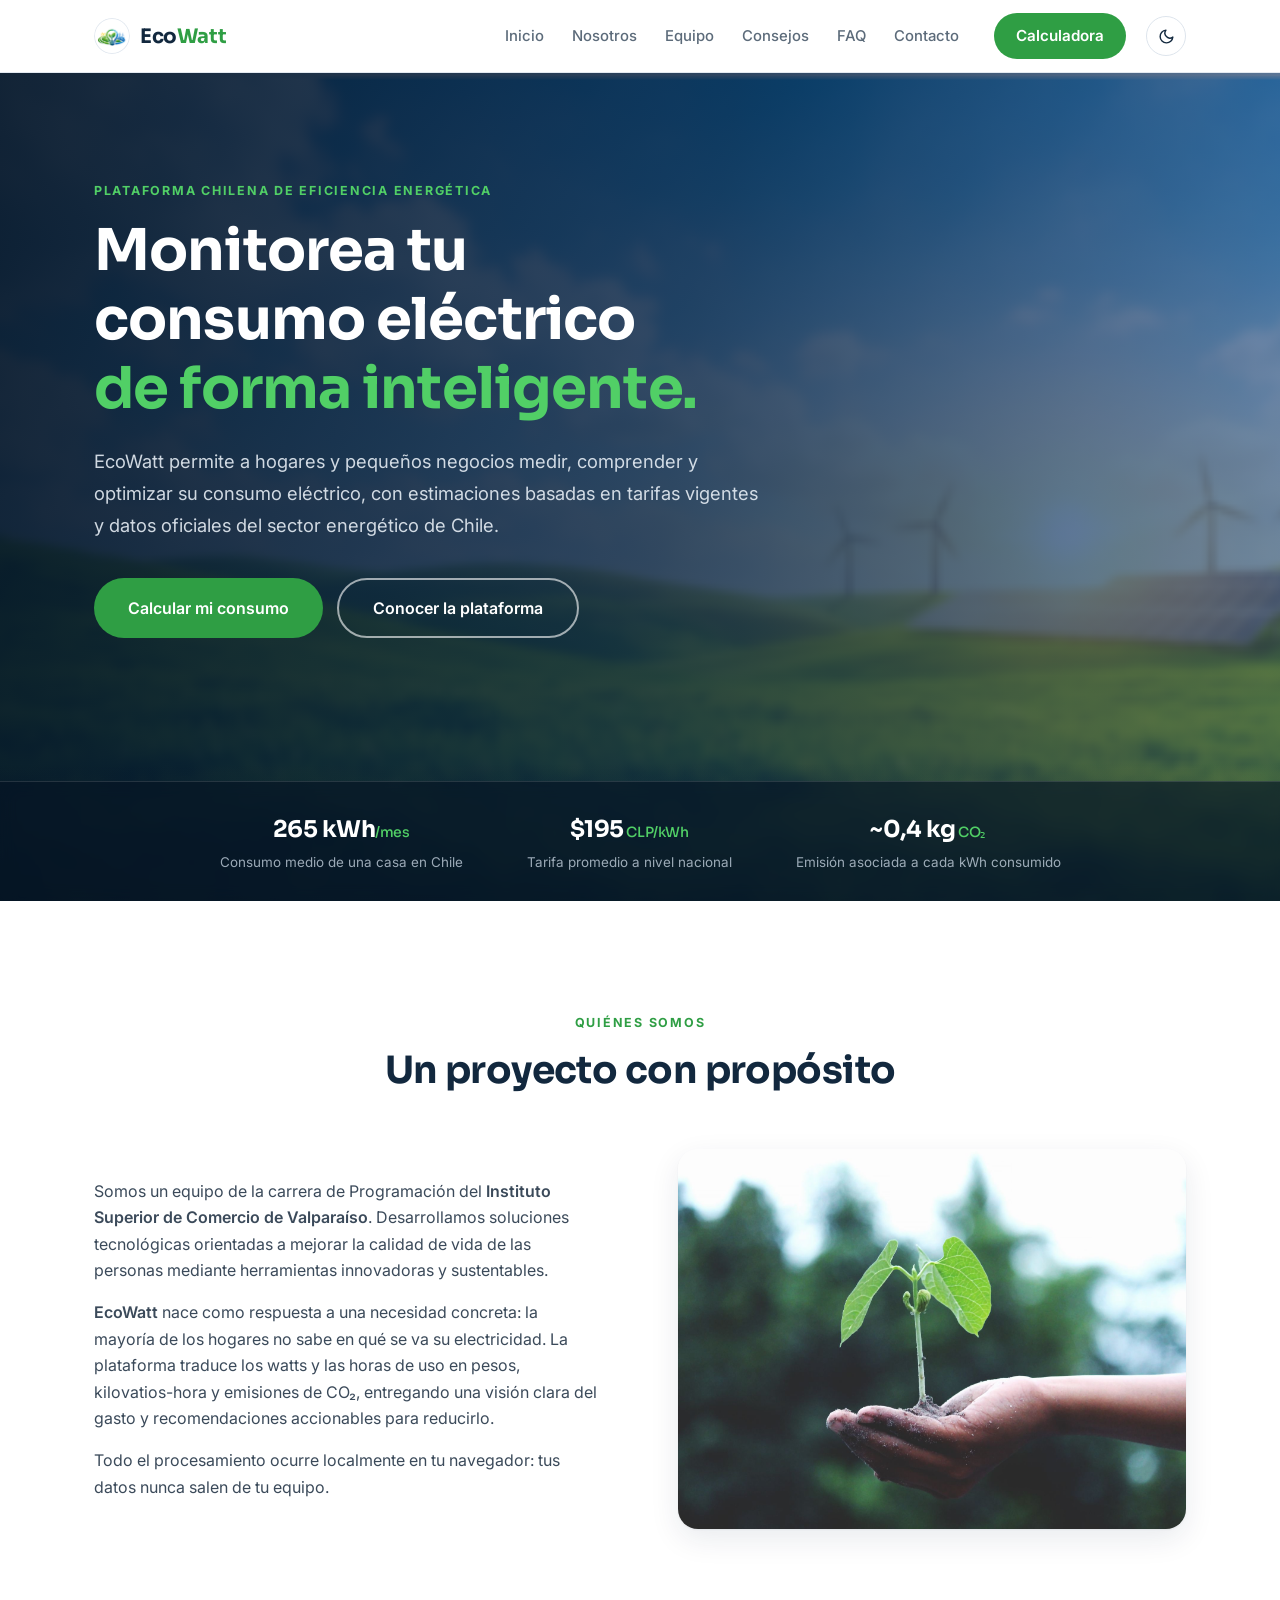
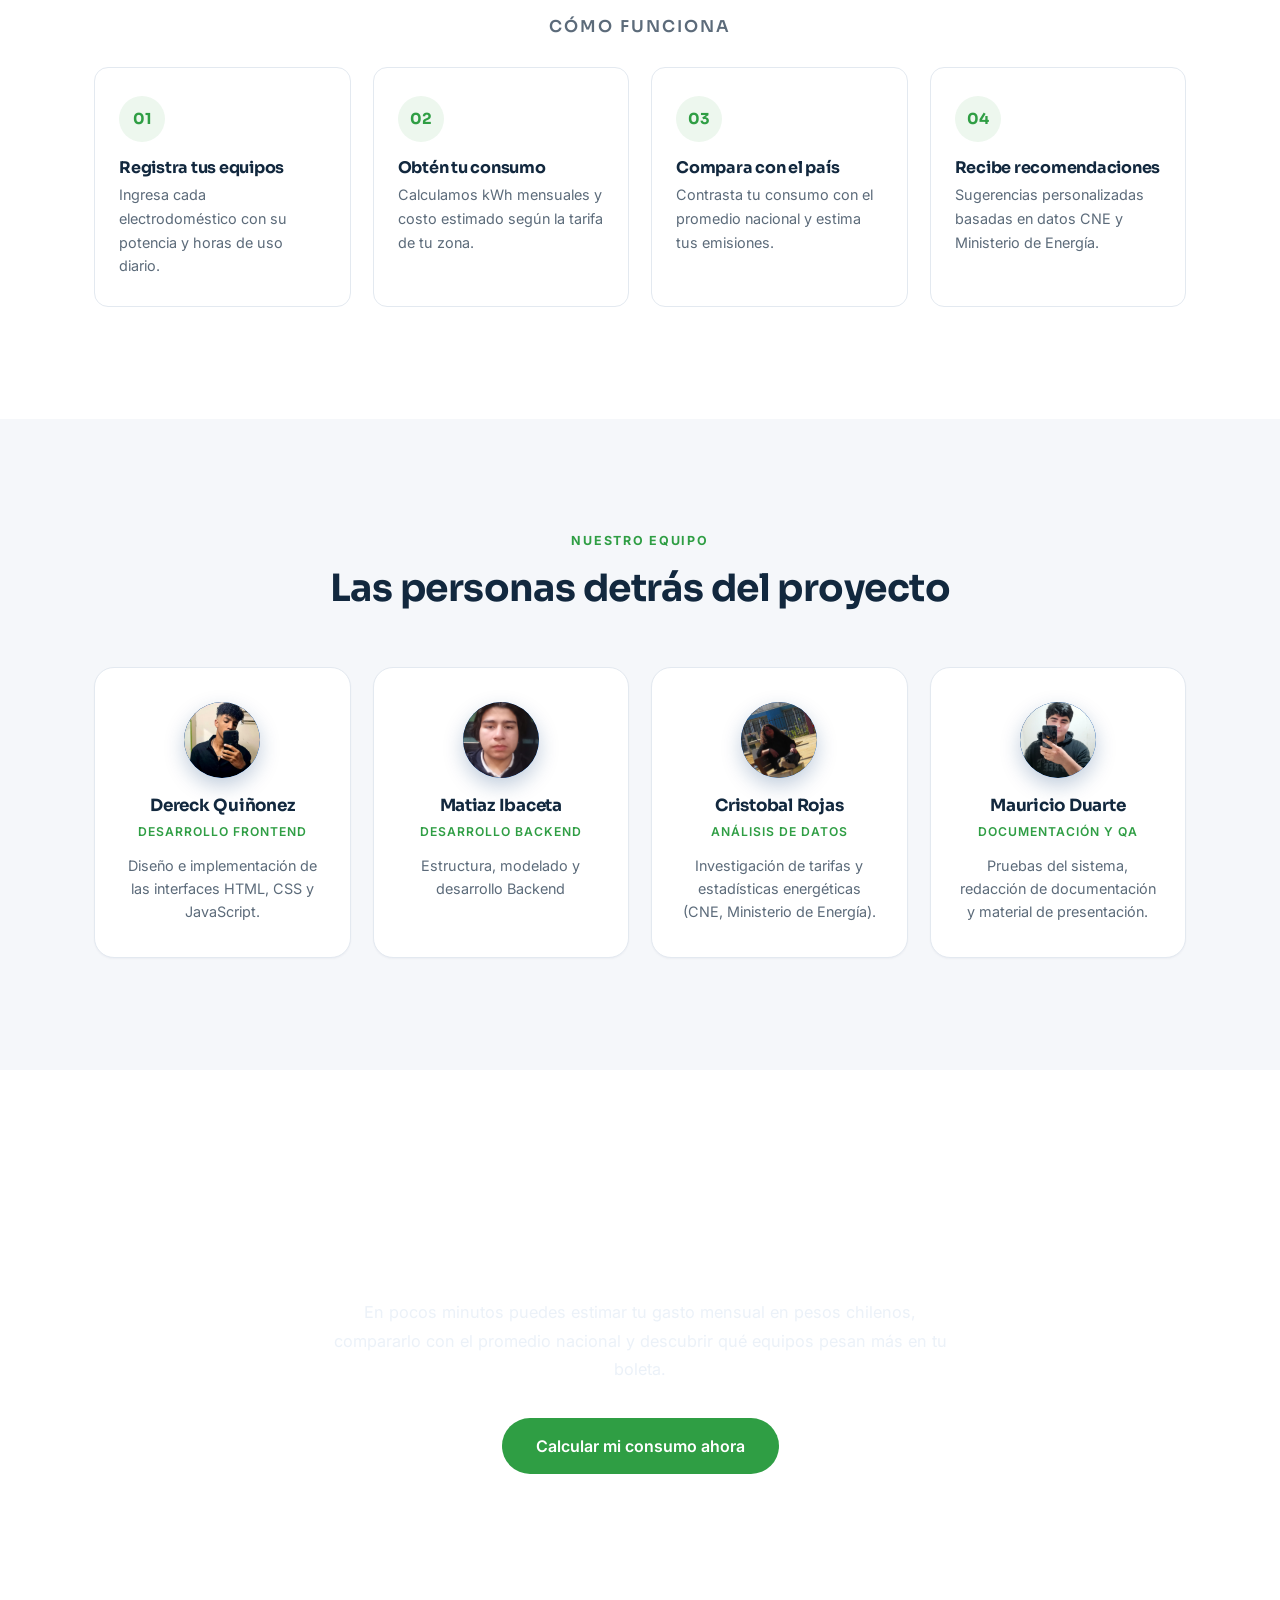
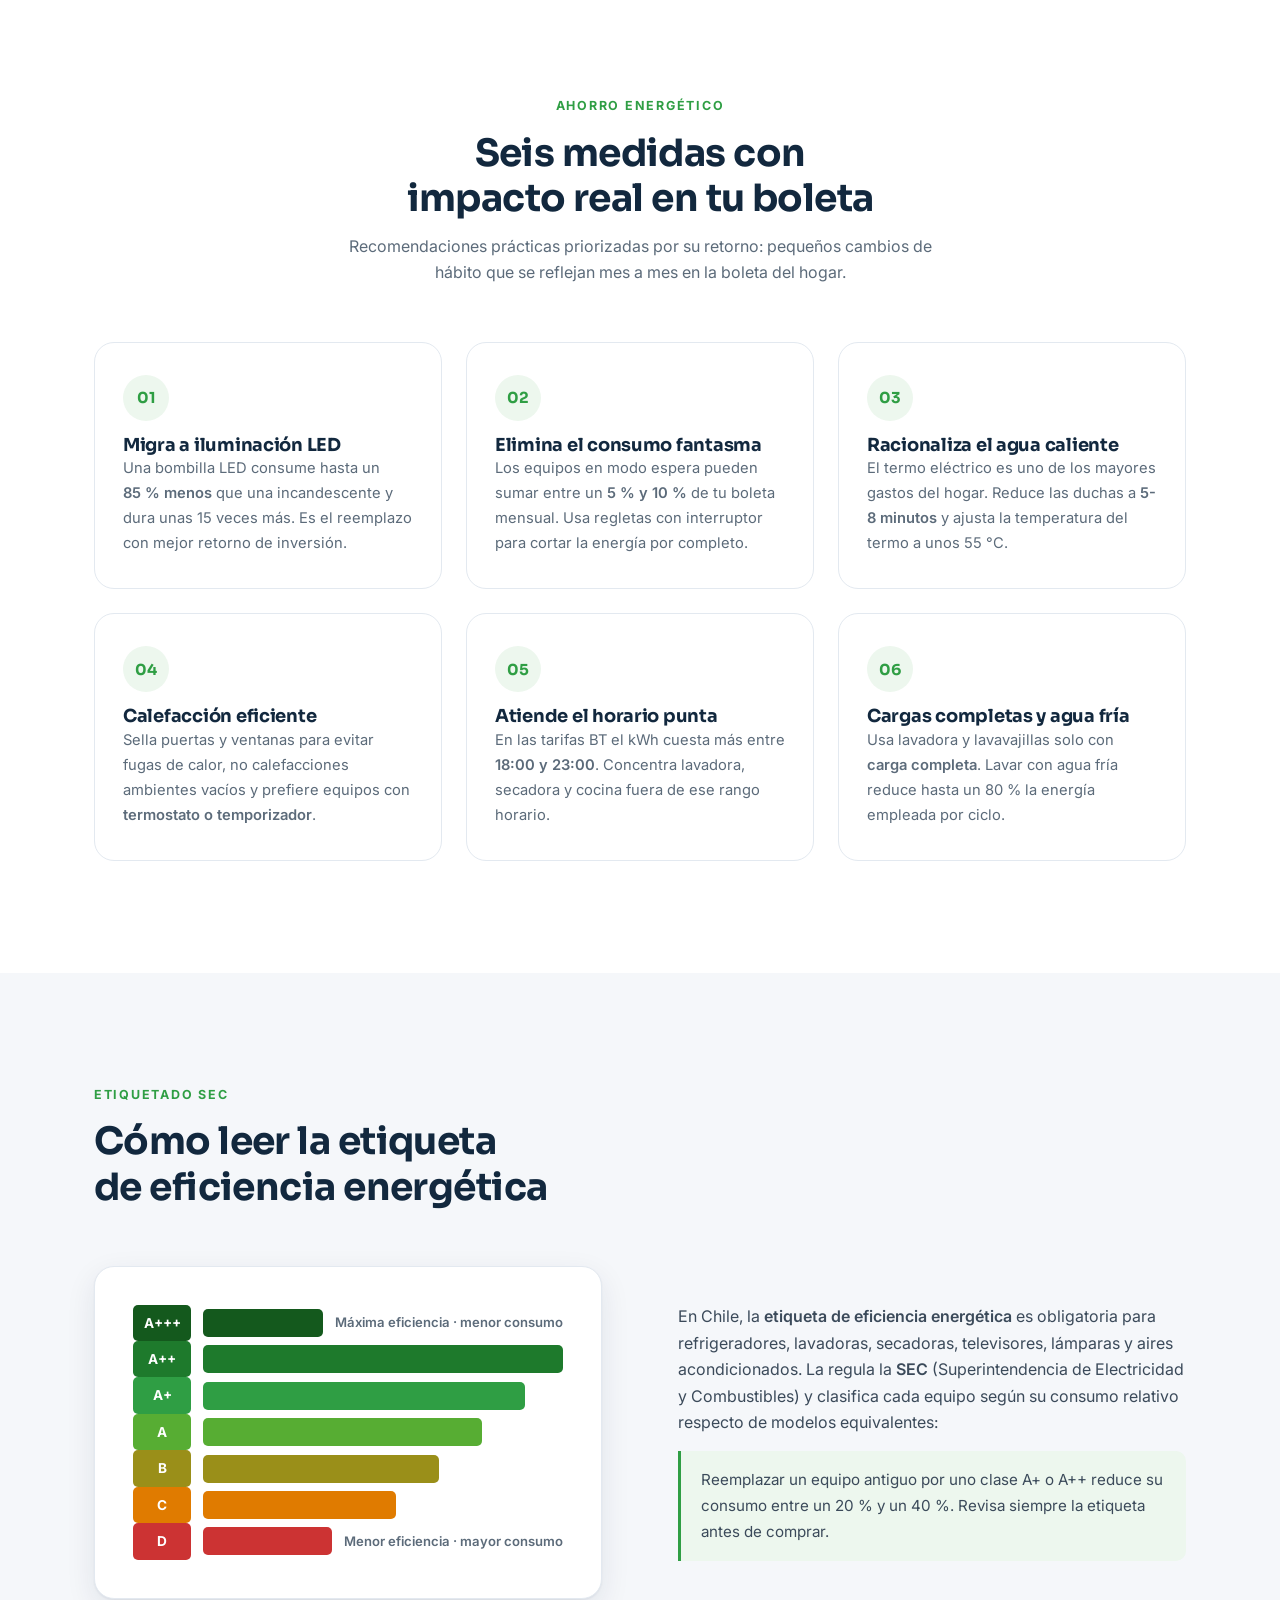
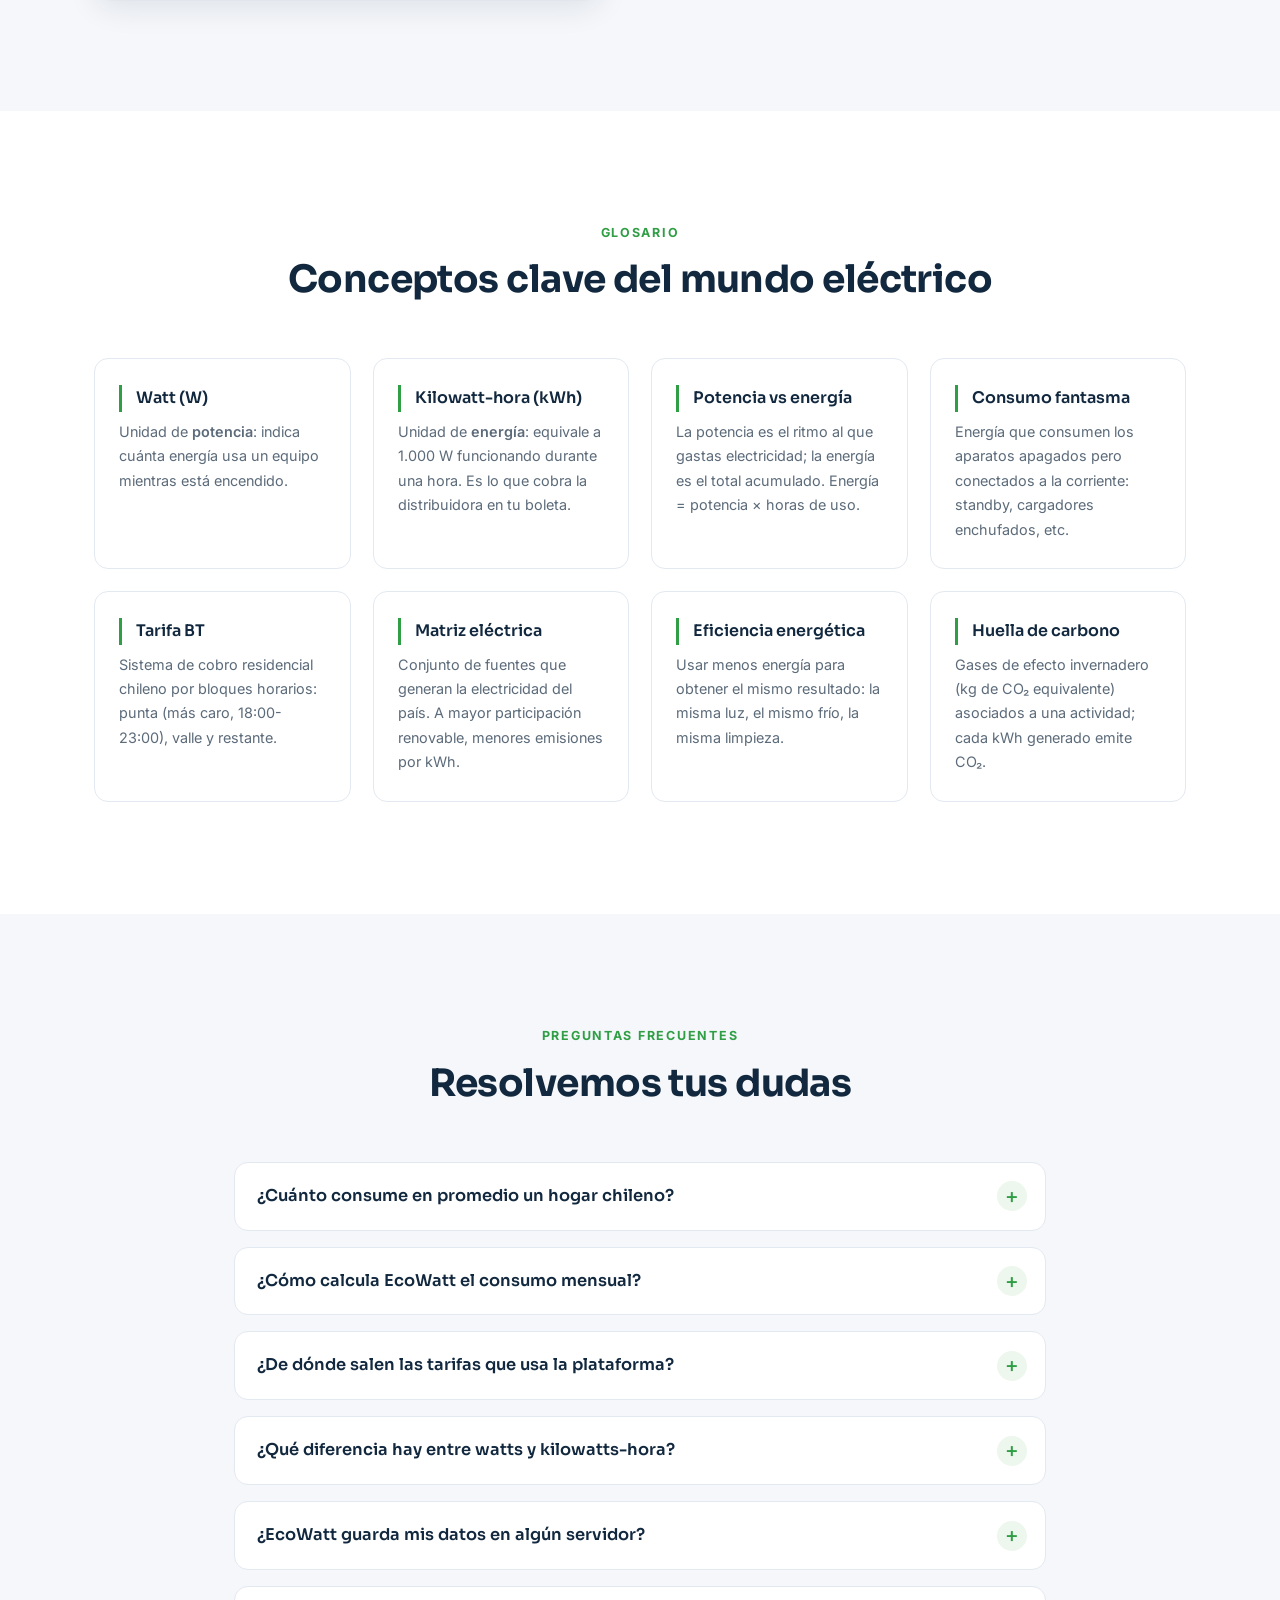
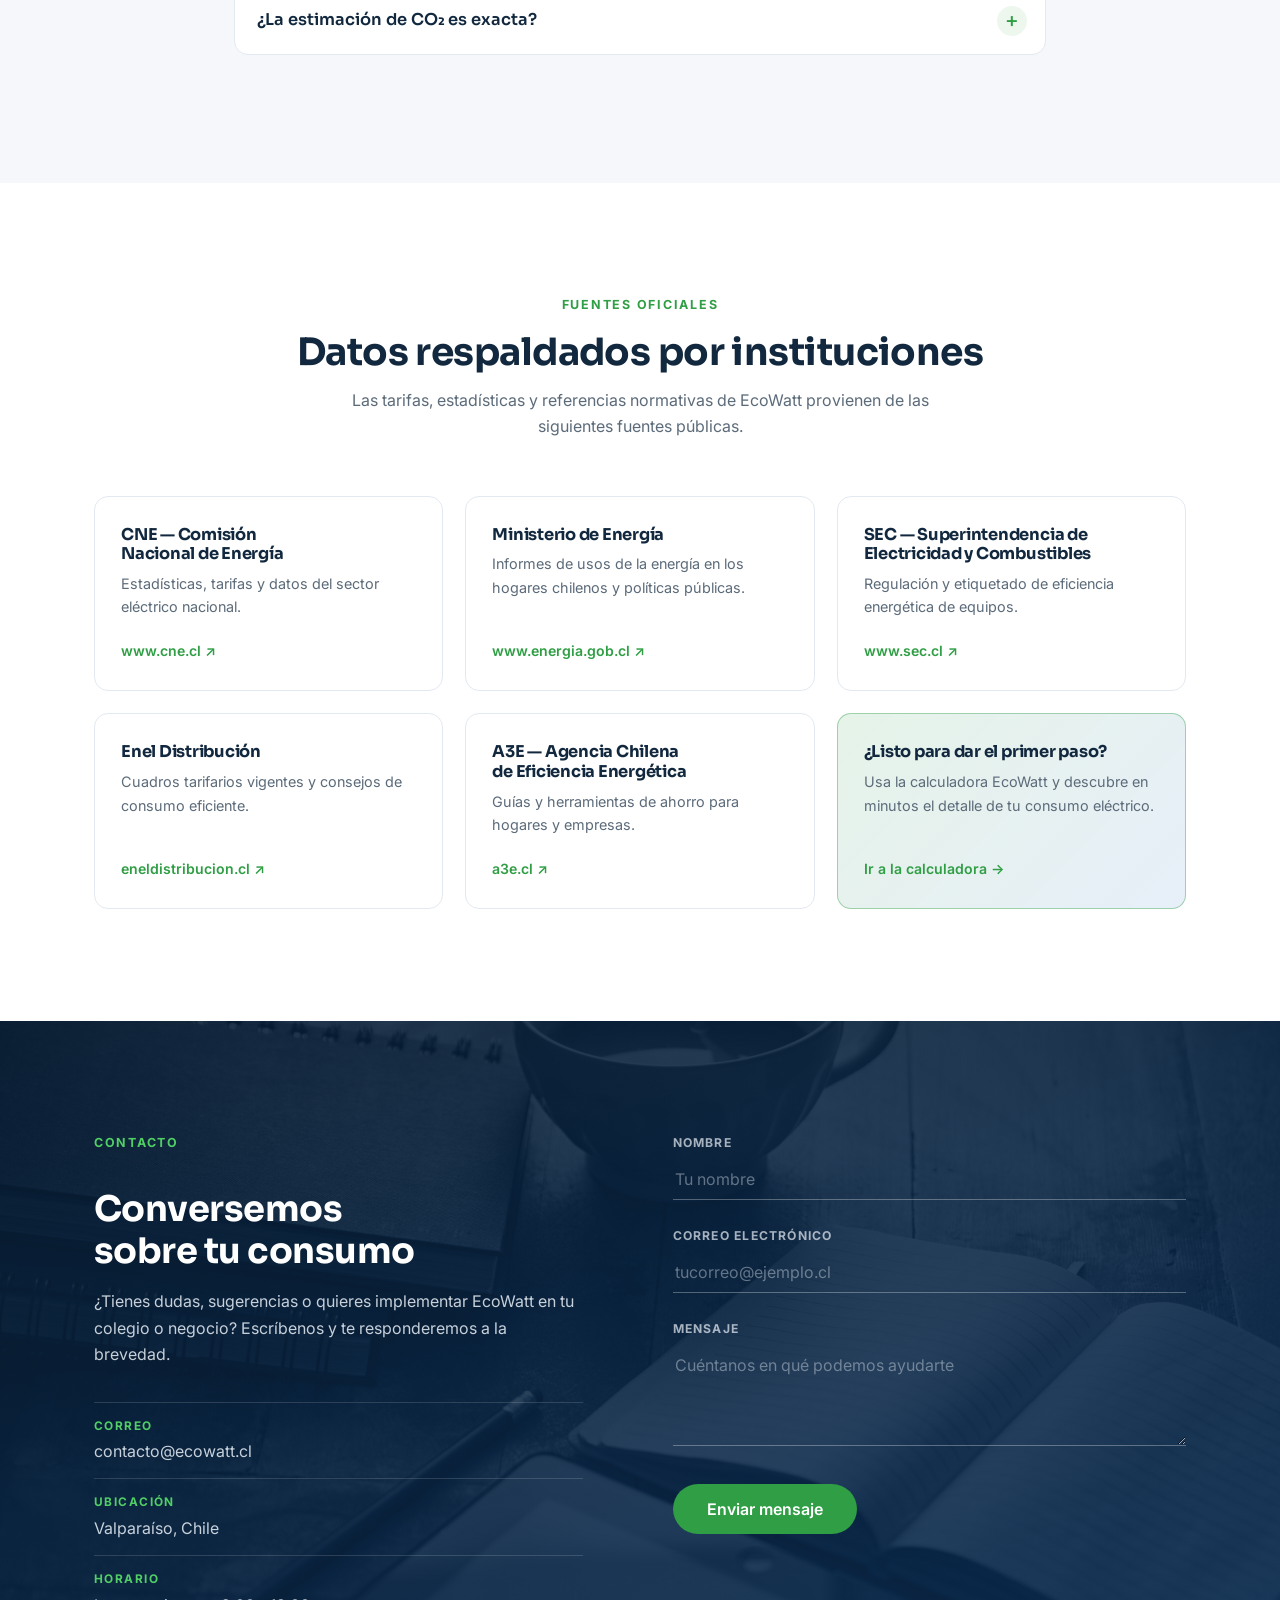
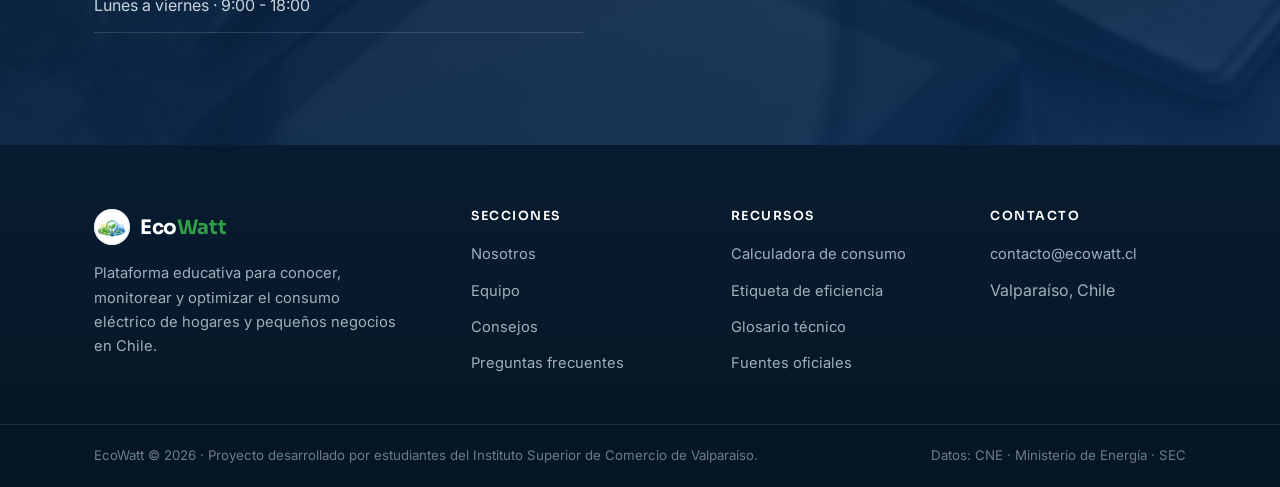
<file: index.html>
<!DOCTYPE html>
<html lang="es">
<head>
    <meta charset="UTF-8">
    <meta name="viewport" content="width=device-width, initial-scale=1.0">
    <title>EcoWatt | Eficiencia energética para hogares y negocios</title>
    <meta name="description" content="EcoWatt: plataforma chilena para conocer, monitorear y optimizar el consumo eléctrico de hogares y pequeños negocios. Cálculos basados en datos CNE y Ministerio de Energía.">
    <meta name="theme-color" content="#0a2540">

    <script>document.documentElement.dataset.theme = localStorage.getItem("ecowatt_theme") || "light";</script>

    <link rel="preconnect" href="https://fonts.googleapis.com">
    <link rel="preconnect" href="https://fonts.gstatic.com" crossorigin>
    <link href="https://fonts.googleapis.com/css2?family=Sora:wght@500;600;700;800&family=Inter:wght@400;500;600;700&display=swap" rel="stylesheet">

    <link rel="stylesheet" href="style.css">
    <link rel="icon" href="logo.png" type="image/png">
</head>

<body data-pagina="inicio">

    <nav class="navbar" id="navbar">
        <div class="container navbar-inner">

            <a href="#inicio" class="brand">
                <img src="logo.png" alt="">
                <span>Eco<em>Watt</em></span>
            </a>

            <button class="nav-toggle" id="navToggle" aria-label="Abrir menú" aria-expanded="false" aria-controls="navMenu">
                <span class="nav-toggle-bar"></span>
                <span class="nav-toggle-bar"></span>
                <span class="nav-toggle-bar"></span>
            </button>

            <div class="nav-menu" id="navMenu">
                <ul class="nav-links">
                    <li><a href="#inicio">Inicio</a></li>
                    <li><a href="#nosotros">Nosotros</a></li>
                    <li><a href="#equipo">Equipo</a></li>
                    <li><a href="#consejos">Consejos</a></li>
                    <li><a href="#faq">FAQ</a></li>
                    <li><a href="#contacto">Contacto</a></li>
                </ul>
                <a href="calculadora.html" class="btn btn-primary btn-nav">Calculadora</a>
            </div>

            <button class="btn-tema" id="btnTema" aria-label="Cambiar tema claro u oscuro"></button>

        </div>
    </nav>

    <header id="inicio" class="hero-banner">

        <div class="container hero-inner">

            <p class="eyebrow eyebrow-light reveal">Plataforma chilena de eficiencia energética</p>

            <h1 class="reveal delay-1">
                Monitorea tu consumo eléctrico
                <span class="texto-destacado">de forma inteligente.</span>
            </h1>

            <p class="lead reveal delay-2">
                EcoWatt permite a hogares y pequeños negocios medir, comprender y optimizar
                su consumo eléctrico, con estimaciones basadas en tarifas vigentes y datos
                oficiales del sector energético de Chile.
            </p>

            <div class="hero-actions reveal delay-3">
                <a href="calculadora.html" class="btn btn-primary btn-lg btn-pill">Calcular mi consumo</a>
                <a href="#nosotros" class="btn btn-outline-light btn-lg btn-pill">Conocer la plataforma</a>
            </div>

        </div>

        <div class="hero-confianza reveal delay-4">
            <div class="container">
                <dl class="trust-chips">
                    <div class="chip">
                        <dt>265 kWh<span>/mes</span></dt>
                        <dd>Consumo medio de una casa en Chile</dd>
                    </div>
                    <div class="chip">
                        <dt>$195<span>&nbsp;CLP/kWh</span></dt>
                        <dd>Tarifa promedio a nivel nacional</dd>
                    </div>
                    <div class="chip">
                        <dt>~0,4 kg<span>&nbsp;CO₂</span></dt>
                        <dd>Emisión asociada a cada kWh consumido</dd>
                    </div>
                </dl>
            </div>
        </div>
    </header>

    <main>

        <section id="nosotros" class="seccion">
            <div class="container">

                <header class="seccion-cabecera centrada reveal">
                    <p class="eyebrow">Quiénes somos</p>
                    <h2>Un proyecto con propósito</h2>
                </header>

                <div class="zigzag">
                    <div class="zigzag-texto reveal">
                        <p>
                            Somos un equipo de la carrera de Programación del
                            <strong>Instituto Superior de Comercio de Valparaíso</strong>.
                            Desarrollamos soluciones tecnológicas orientadas a mejorar la calidad
                            de vida de las personas mediante herramientas innovadoras y sustentables.
                        </p>
                        <p>
                            <strong>EcoWatt</strong> nace como respuesta a una necesidad concreta:
                            la mayoría de los hogares no sabe en qué se va su electricidad. La
                            plataforma traduce los watts y las horas de uso en pesos, kilovatios-hora
                            y emisiones de CO₂, entregando una visión clara del gasto y recomendaciones
                            accionables para reducirlo.
                        </p>
                        <p>
                            Todo el procesamiento ocurre localmente en tu navegador: tus datos
                            nunca salen de tu equipo.
                        </p>
                    </div>

                    <figure class="zigzag-media reveal delay-1">
                        <img src="img/seccion-verde.jpg" alt="Paisaje de energía renovable" loading="lazy">
                    </figure>
                </div>

                <div class="como-funciona">
                    <h3 class="reveal">Cómo funciona</h3>
                    <ol class="pasos-grid">
                        <li class="paso-card reveal">
                            <span class="paso-num">01</span>
                            <h4>Registra tus equipos</h4>
                            <p>Ingresa cada electrodoméstico con su potencia y horas de uso diario.</p>
                        </li>
                        <li class="paso-card reveal delay-1">
                            <span class="paso-num">02</span>
                            <h4>Obtén tu consumo</h4>
                            <p>Calculamos kWh mensuales y costo estimado según la tarifa de tu zona.</p>
                        </li>
                        <li class="paso-card reveal delay-2">
                            <span class="paso-num">03</span>
                            <h4>Compara con el país</h4>
                            <p>Contrasta tu consumo con el promedio nacional y estima tus emisiones.</p>
                        </li>
                        <li class="paso-card reveal delay-3">
                            <span class="paso-num">04</span>
                            <h4>Recibe recomendaciones</h4>
                            <p>Sugerencias personalizadas basadas en datos CNE y Ministerio de Energía.</p>
                        </li>
                    </ol>
                </div>

            </div>
        </section>

        <section id="equipo" class="seccion banda">
            <div class="container">

                <header class="seccion-cabecera centrada reveal">
                    <p class="eyebrow">Nuestro equipo</p>
                    <h2>Las personas detrás del proyecto</h2>
                </header>

                <div class="equipo-grid">

                    <article class="tarjeta-equipo reveal">
                        <div class="avatar"><img src="img/equipo/dereck.png" alt="Foto de Dereck Quiñonez"></div>
                        <h3>Dereck Quiñonez</h3>
                        <span class="rol">Desarrollo frontend</span>
                        <p>Diseño e implementación de las interfaces HTML, CSS y JavaScript.</p>
                    </article>

                    <article class="tarjeta-equipo reveal delay-1">
                        <div class="avatar"><img src="img/equipo/matiaz.jpg" alt="Foto de Matiaz Ibaceta"></div>
                        <h3>Matiaz Ibaceta</h3>
                        <span class="rol">Desarrollo backend</span>
                        <p>Estructura, modelado y desarrollo Backend</p>
                    </article>

                    <article class="tarjeta-equipo reveal delay-2">
                        <div class="avatar"><img src="img/equipo/cristobal.jpg" alt="Foto de Cristobal Rojas"></div>
                        <h3>Cristobal Rojas</h3>
                        <span class="rol">Análisis de datos</span>
                        <p>Investigación de tarifas y estadísticas energéticas (CNE, Ministerio de Energía).</p>
                    </article>

                    <article class="tarjeta-equipo reveal delay-3">
                        <div class="avatar"><img src="img/equipo/mauricio.jpg" alt="Foto de Mauricio Duarte"></div>
                        <h3>Mauricio Duarte</h3>
                        <span class="rol">Documentación y QA</span>
                        <p>Pruebas del sistema, redacción de documentación y material de presentación.</p>
                    </article>

                </div>
            </div>
        </section>
        <section class="banner-cta">
            <div class="container banner-cta-inner">
                <h2 class="reveal">¿Sabes cuánto consume realmente tu hogar?</h2>
                <p class="reveal delay-1">
                    En pocos minutos puedes estimar tu gasto mensual en pesos chilenos,
                    compararlo con el promedio nacional y descubrir qué equipos pesan más en tu boleta.
                </p>
                <a href="calculadora.html" class="btn btn-primary btn-lg btn-pill reveal delay-2">Calcular mi consumo ahora</a>
            </div>
        </section>

        <section id="consejos" class="seccion">
            <div class="container">

                <header class="seccion-cabecera centrada reveal">
                    <p class="eyebrow">Ahorro energético</p>
                    <h2>Seis medidas con impacto real en tu boleta</h2>
                    <p class="seccion-descripcion centro">
                        Recomendaciones prácticas priorizadas por su retorno: pequeños cambios
                        de hábito que se reflejan mes a mes en la boleta del hogar.
                    </p>
                </header>

                <div class="beneficios-grid">

                    <article class="tarjeta-beneficio reveal">
                        <span class="beneficio-num">01</span>
                        <div>
                            <h3>Migra a iluminación LED</h3>
                            <p>Una bombilla LED consume hasta un <strong>85&nbsp;% menos</strong> que una incandescente y dura unas 15 veces más. Es el reemplazo con mejor retorno de inversión.</p>
                        </div>
                    </article>

                    <article class="tarjeta-beneficio reveal delay-1">
                        <span class="beneficio-num">02</span>
                        <div>
                            <h3>Elimina el consumo fantasma</h3>
                            <p>Los equipos en modo espera pueden sumar entre un <strong>5&nbsp;% y 10&nbsp;%</strong> de tu boleta mensual. Usa regletas con interruptor para cortar la energía por completo.</p>
                        </div>
                    </article>

                    <article class="tarjeta-beneficio reveal delay-2">
                        <span class="beneficio-num">03</span>
                        <div>
                            <h3>Racionaliza el agua caliente</h3>
                            <p>El termo eléctrico es uno de los mayores gastos del hogar. Reduce las duchas a <strong>5-8 minutos</strong> y ajusta la temperatura del termo a unos 55&nbsp;°C.</p>
                        </div>
                    </article>

                    <article class="tarjeta-beneficio reveal">
                        <span class="beneficio-num">04</span>
                        <div>
                            <h3>Calefacción eficiente</h3>
                            <p>Sella puertas y ventanas para evitar fugas de calor, no calefacciones ambientes vacíos y prefiere equipos con <strong>termostato o temporizador</strong>.</p>
                        </div>
                    </article>

                    <article class="tarjeta-beneficio reveal delay-1">
                        <span class="beneficio-num">05</span>
                        <div>
                            <h3>Atiende el horario punta</h3>
                            <p>En las tarifas BT el kWh cuesta más entre <strong>18:00 y 23:00</strong>. Concentra lavadora, secadora y cocina fuera de ese rango horario.</p>
                        </div>
                    </article>

                    <article class="tarjeta-beneficio reveal delay-2">
                        <span class="beneficio-num">06</span>
                        <div>
                            <h3>Cargas completas y agua fría</h3>
                            <p>Usa lavadora y lavavajillas solo con <strong>carga completa</strong>. Lavar con agua fría reduce hasta un 80&nbsp;% la energía empleada por ciclo.</p>
                        </div>
                    </article>

                </div>
            </div>
        </section>

        <section id="etiqueta" class="seccion banda">
            <div class="container">

                <header class="seccion-cabecera reveal">
                    <p class="eyebrow">Etiquetado SEC</p>
                    <h2>Cómo leer la etiqueta de eficiencia energética</h2>
                </header>

                <div class="zigzag zigzag-invertido">
                    <div class="zigzag-texto reveal">
                        <p>
                            En Chile, la <strong>etiqueta de eficiencia energética</strong> es obligatoria
                            para refrigeradores, lavadoras, secadoras, televisores, lámparas y aires
                            acondicionados. La regula la <strong>SEC</strong> (Superintendencia de
                            Electricidad y Combustibles) y clasifica cada equipo según su consumo
                            relativo respecto de modelos equivalentes:
                        </p>
                        <p class="nota-seccion">
                            Reemplazar un equipo antiguo por uno clase A+ o A++ reduce su consumo
                            entre un 20&nbsp;% y un 40&nbsp;%. Revisa siempre la etiqueta antes de comprar.
                        </p>
                    </div>

                    <div class="escala-panel reveal delay-1" aria-label="Escala de eficiencia energética">
                        <div class="nivel"><span class="letra l-a3">A+++</span><span class="barra b-a3"></span><span class="texto-nivel">Máxima eficiencia · menor consumo</span></div>
                        <div class="nivel"><span class="letra l-a2">A++</span><span class="barra b-a2"></span></div>
                        <div class="nivel"><span class="letra l-a1">A+</span><span class="barra b-a1"></span></div>
                        <div class="nivel"><span class="letra l-a">A</span><span class="barra b-a"></span></div>
                        <div class="nivel"><span class="letra l-b">B</span><span class="barra b-b"></span></div>
                        <div class="nivel"><span class="letra l-c">C</span><span class="barra b-c"></span></div>
                        <div class="nivel"><span class="letra l-d">D</span><span class="barra b-d"></span><span class="texto-nivel">Menor eficiencia · mayor consumo</span></div>
                    </div>
                </div>

            </div>
        </section>

        <section id="glosario" class="seccion">
            <div class="container">

                <header class="seccion-cabecera centrada reveal">
                    <p class="eyebrow">Glosario</p>
                    <h2>Conceptos clave del mundo eléctrico</h2>
                </header>

                <dl class="glosario-grid">

                    <div class="termino-card reveal">
                        <dt>Watt (W)</dt>
                        <dd>Unidad de <strong>potencia</strong>: indica cuánta energía usa un equipo mientras está encendido.</dd>
                    </div>

                    <div class="termino-card reveal delay-1">
                        <dt>Kilowatt-hora (kWh)</dt>
                        <dd>Unidad de <strong>energía</strong>: equivale a 1.000 W funcionando durante una hora. Es lo que cobra la distribuidora en tu boleta.</dd>
                    </div>

                    <div class="termino-card reveal delay-2">
                        <dt>Potencia vs energía</dt>
                        <dd>La potencia es el ritmo al que gastas electricidad; la energía es el total acumulado. Energía = potencia × horas de uso.</dd>
                    </div>

                    <div class="termino-card reveal">
                        <dt>Consumo fantasma</dt>
                        <dd>Energía que consumen los aparatos apagados pero conectados a la corriente: standby, cargadores enchufados, etc.</dd>
                    </div>

                    <div class="termino-card reveal delay-1">
                        <dt>Tarifa BT</dt>
                        <dd>Sistema de cobro residencial chileno por bloques horarios: punta (más caro, 18:00-23:00), valle y restante.</dd>
                    </div>

                    <div class="termino-card reveal delay-2">
                        <dt>Matriz eléctrica</dt>
                        <dd>Conjunto de fuentes que generan la electricidad del país. A mayor participación renovable, menores emisiones por kWh.</dd>
                    </div>

                    <div class="termino-card reveal">
                        <dt>Eficiencia energética</dt>
                        <dd>Usar menos energía para obtener el mismo resultado: la misma luz, el mismo frío, la misma limpieza.</dd>
                    </div>

                    <div class="termino-card reveal delay-1">
                        <dt>Huella de carbono</dt>
                        <dd>Gases de efecto invernadero (kg de CO₂ equivalente) asociados a una actividad; cada kWh generado emite CO₂.</dd>
                    </div>

                </dl>
            </div>
        </section>

        <section id="faq" class="seccion banda">
            <div class="container container-angosto">

                <header class="seccion-cabecera centrada reveal">
                    <p class="eyebrow">Preguntas frecuentes</p>
                    <h2>Resolvemos tus dudas</h2>
                </header>

                <details class="faq-item reveal">
                    <summary>¿Cuánto consume en promedio un hogar chileno?</summary>
                    <p>Según datos del Ministerio de Energía y la CNE, un departamento promedio consume entre <strong>120 y 220 kWh/mes</strong>, mientras que una casa familiar se ubica entre <strong>180 y 350 kWh/mes</strong>, con variaciones según zona climática y tipo de calefacción.</p>
                </details>

                <details class="faq-item reveal">
                    <summary>¿Cómo calcula EcoWatt el consumo mensual?</summary>
                    <p>Usamos la fórmula estándar: <strong>Consumo (kWh) = Potencia (W) × Horas/día × 30 ÷ 1.000</strong>. El resultado es una estimación basada en el uso que tú declares.</p>
                </details>

                <details class="faq-item reveal">
                    <summary>¿De dónde salen las tarifas que usa la plataforma?</summary>
                    <p>De los cuadros tarifarios públicos de distribuidoras como Enel Distribución y de valores promedio publicados por la CNE. Puedes elegir tu zona en la calculadora para ajustar el costo estimado.</p>
                </details>

                <details class="faq-item reveal">
                    <summary>¿Qué diferencia hay entre watts y kilowatts-hora?</summary>
                    <p>El <strong>watt</strong> mide potencia: cuánta energía gasta el equipo en un momento dado. El <strong>kWh</strong> mide energía acumulada en el tiempo y es la unidad de facturación. Un horno de 2.000 W encendido media hora gasta 1 kWh.</p>
                </details>

                <details class="faq-item reveal">
                    <summary>¿EcoWatt guarda mis datos en algún servidor?</summary>
                    <p>No. Todo se procesa y guarda <strong>localmente en tu navegador</strong>. Tus datos nunca salen de tu computador.</p>
                </details>

                <details class="faq-item reveal">
                    <summary>¿La estimación de CO₂ es exacta?</summary>
                    <p>Es una aproximación educativa basada en el factor de emisión promedio de la matriz eléctrica chilena (~0,4 kg CO₂/kWh). El valor real varía según la hora y la mezcla de generación del momento.</p>
                </details>

            </div>
        </section>

        <section id="fuentes" class="seccion">
            <div class="container">

                <header class="seccion-cabecera centrada reveal">
                    <p class="eyebrow">Fuentes oficiales</p>
                    <h2>Datos respaldados por instituciones</h2>
                    <p class="seccion-descripcion centro">
                        Las tarifas, estadísticas y referencias normativas de EcoWatt provienen
                        de las siguientes fuentes públicas.
                    </p>
                </header>

                <ul class="fuentes-grid">

                    <li class="fuente-card reveal">
                        <h3>CNE — Comisión Nacional de Energía</h3>
                        <p>Estadísticas, tarifas y datos del sector eléctrico nacional.</p>
                        <a href="https://www.cne.cl" target="_blank" rel="noopener">www.cne.cl<span aria-hidden="true"> ↗</span></a>
                    </li>

                    <li class="fuente-card reveal delay-1">
                        <h3>Ministerio de Energía</h3>
                        <p>Informes de usos de la energía en los hogares chilenos y políticas públicas.</p>
                        <a href="https://www.energia.gob.cl" target="_blank" rel="noopener">www.energia.gob.cl<span aria-hidden="true"> ↗</span></a>
                    </li>

                    <li class="fuente-card reveal delay-2">
                        <h3>SEC — Superintendencia de Electricidad y Combustibles</h3>
                        <p>Regulación y etiquetado de eficiencia energética de equipos.</p>
                        <a href="https://www.sec.cl" target="_blank" rel="noopener">www.sec.cl<span aria-hidden="true"> ↗</span></a>
                    </li>

                    <li class="fuente-card reveal">
                        <h3>Enel Distribución</h3>
                        <p>Cuadros tarifarios vigentes y consejos de consumo eficiente.</p>
                        <a href="https://eneldistribucion.cl" target="_blank" rel="noopener">eneldistribucion.cl<span aria-hidden="true"> ↗</span></a>
                    </li>

                    <li class="fuente-card reveal delay-1">
                        <h3>A3E — Agencia Chilena de Eficiencia Energética</h3>
                        <p>Guías y herramientas de ahorro para hogares y empresas.</p>
                        <a href="https://a3e.cl" target="_blank" rel="noopener">a3e.cl<span aria-hidden="true"> ↗</span></a>
                    </li>

                    <li class="fuente-card fuente-cta reveal delay-2">
                        <h3>¿Listo para dar el primer paso?</h3>
                        <p>Usa la calculadora EcoWatt y descubre en minutos el detalle de tu consumo eléctrico.</p>
                        <a href="calculadora.html">Ir a la calculadora<span aria-hidden="true"> →</span></a>
                    </li>

                </ul>
            </div>
        </section>

        <section id="contacto" class="seccion contacto">
            <div class="container contacto-grid">

                <div class="contacto-info reveal">
                    <p class="eyebrow eyebrow-verde">Contacto</p>
                    <h2>Conversemos sobre tu consumo</h2>
                    <p>
                        ¿Tienes dudas, sugerencias o quieres implementar EcoWatt en tu colegio
                        o negocio? Escríbenos y te responderemos a la brevedad.
                    </p>

                    <ul class="contacto-datos">
                        <li>
                            <span class="dato-titulo">Correo</span>
                            <span>contacto@ecowatt.cl</span>
                        </li>
                        <li>
                            <span class="dato-titulo">Ubicación</span>
                            <span>Valparaíso, Chile</span>
                        </li>
                        <li>
                            <span class="dato-titulo">Horario</span>
                            <span>Lunes a viernes · 9:00 - 18:00</span>
                        </li>
                    </ul>
                </div>

                <form id="formContacto" class="form-contacto reveal delay-1" novalidate>
                    <div class="campo">
                        <label for="contactoNombre">Nombre</label>
                        <input type="text" id="contactoNombre" placeholder="Tu nombre" required>
                    </div>

                    <div class="campo">
                        <label for="contactoEmail">Correo electrónico</label>
                        <input type="email" id="contactoEmail" placeholder="tucorreo@ejemplo.cl" required>
                    </div>

                    <div class="campo">
                        <label for="contactoMensaje">Mensaje</label>
                        <textarea id="contactoMensaje" rows="4" placeholder="Cuéntanos en qué podemos ayudarte" required></textarea>
                    </div>

                    <button type="submit" class="btn btn-primary btn-lg btn-pill">Enviar mensaje</button>

                    <p id="mensajeFormulario" class="mensaje-exito" hidden>
                        Gracias por escribirnos. Te responderemos pronto.
                    </p>
                </form>

            </div>
        </section>

    </main>

    <footer class="footer">
        <div class="container footer-grid">

            <div class="footer-marca">
                <a href="#inicio" class="brand brand-footer">
                    <img src="logo.png" alt="">
                    <span>Eco<em>Watt</em></span>
                </a>
                <p>
                    Plataforma educativa para conocer, monitorear y optimizar el consumo
                    eléctrico de hogares y pequeños negocios en Chile.
                </p>
            </div>

            <nav class="footer-col" aria-label="Secciones">
                <h3>Secciones</h3>
                <ul>
                    <li><a href="#nosotros">Nosotros</a></li>
                    <li><a href="#equipo">Equipo</a></li>
                    <li><a href="#consejos">Consejos</a></li>
                    <li><a href="#faq">Preguntas frecuentes</a></li>
                </ul>
            </nav>

            <nav class="footer-col" aria-label="Recursos">
                <h3>Recursos</h3>
                <ul>
                    <li><a href="calculadora.html">Calculadora de consumo</a></li>
                    <li><a href="#etiqueta">Etiqueta de eficiencia</a></li>
                    <li><a href="#glosario">Glosario técnico</a></li>
                    <li><a href="#fuentes">Fuentes oficiales</a></li>
                </ul>
            </nav>

            <div class="footer-col">
                <h3>Contacto</h3>
                <ul>
                    <li><a href="#contacto">contacto@ecowatt.cl</a></li>
                    <li>Valparaíso, Chile</li>
                </ul>
            </div>

        </div>

        <div class="footer-base">
            <div class="container footer-base-inner">
                <p>EcoWatt © 2026 · Proyecto desarrollado por estudiantes del Instituto Superior de Comercio de Valparaíso.</p>
                <p>Datos: CNE · Ministerio de Energía · SEC</p>
            </div>
        </div>
    </footer>

    <script src="script.js"></script>

</body>
</html>
</file>
<file: style.css>
﻿:root{

    --navy:#0a2540;
    --navy-800:#0d2f52;
    --azul:#0b3b78;
    --azul-claro:#135fc1;
    --verde:#2f9e44;
    --verde-claro:#51cf66;
    --verde-hover:#28893c;

    --bg:#f5f7fa;
    --blanco:#ffffff;
    --tarjeta:#ffffff;
    --borde:#dde4ec;
    --hairline:#e3e9f0;

    --texto:#3b4a5a;
    --texto-suave:#5c6b7a;
    --titulo:#12283e;
    --verde-fondo:#edf7ee;

    --fila-alt:#f7fafc;
    --fila-hover:#eef5fc;

    --sombra:0 1px 2px rgba(10,37,64,.06), 0 10px 30px rgba(10,37,64,.09);
    --sombra-fuerte:0 12px 40px rgba(4,16,30,.35);

    --nav-fondo:rgba(255,255,255,.94);

    --radio-lg:20px;
    --radio-md:14px;

    --fuente-titulos:"Sora", "Segoe UI", Arial, sans-serif;
    --fuente-cuerpo:"Inter", -apple-system, "Segoe UI", Arial, sans-serif;
}

html[data-theme="dark"]{
    --navy:#0a1929;
    --navy-800:#0e2238;

    --bg:#0b1626;
    --blanco:#13233a;
    --tarjeta:#13233a;
    --borde:#27405e;
    --hairline:#20334c;

    --texto:#c3cfdd;
    --texto-suave:#8fa1b5;
    --titulo:#e8eef6;
    --verde-fondo:#12301c;

    --fila-alt:#16273e;
    --fila-hover:#1c3049;

    --sombra:0 1px 2px rgba(0,0,0,.25), 0 8px 24px rgba(0,0,0,.3);
    --sombra-fuerte:0 12px 40px rgba(0,0,0,.55);

    --nav-fondo:rgba(11,22,38,.94);
}

*{
    margin:0;
    padding:0;
    box-sizing:border-box;
}

body{
    font-family:var(--fuente-cuerpo);
    background:var(--blanco);
    color:var(--texto);
    line-height:1.65;
    -webkit-font-smoothing:antialiased;
    overflow-x:hidden;
    transition:background .3s, color .3s;
}

h1,h2,h3,h4{
    font-family:var(--fuente-titulos);
    color:var(--titulo);
    line-height:1.2;
    letter-spacing:-.015em;
    text-wrap:balance;
}

img{
    max-width:100%;
    display:block;
}

strong{ color:inherit; font-weight:600; }

html{
    scroll-behavior:smooth;
    scroll-padding-top:96px;
}

.container{
    max-width:1140px;
    margin-inline:auto;
    padding-inline:24px;
}

.container-angosto{ max-width:860px; }

.btn{
    display:inline-flex;
    align-items:center;
    justify-content:center;
    gap:10px;

    padding:12px 28px;

    border:none;
    border-radius:999px;

    font-family:var(--fuente-cuerpo);
    font-size:.95rem;
    font-weight:600;
    text-decoration:none;
    cursor:pointer;

    transition:transform .25s, box-shadow .25s, background .25s, border-color .25s, color .25s;
}

.btn-lg{ padding:15px 34px; font-size:1rem; }

.btn-pill{ border-radius:999px; }

.btn-primary{
    background:var(--verde);
    color:#fff;
}
.btn-primary:hover{
    background:var(--verde-hover);
    transform:translateY(-2px);
    box-shadow:0 10px 24px rgba(47,158,68,.35);
}

.btn-ghost{
    background:rgba(255,255,255,.08);
    color:#fff;
    border:1px solid rgba(255,255,255,.45);
}
.btn-ghost:hover{
    background:rgba(255,255,255,.16);
    border-color:rgba(255,255,255,.75);
    transform:translateY(-2px);
}

.btn-outline-light{
    background:transparent;
    color:#fff;
    border:2px solid rgba(255,255,255,.6);
}
.btn-outline-light:hover{
    background:rgba(255,255,255,.12);
    border-color:#fff;
    transform:translateY(-2px);
}

.btn-nav{ padding:10px 22px; }

.eyebrow{
    font-size:.78rem;
    font-weight:700;
    letter-spacing:.14em;
    text-transform:uppercase;
    color:var(--verde);
    margin-bottom:14px;
}

.eyebrow-light,
.eyebrow-verde{
    color:var(--verde-claro);
}

.reveal{
    opacity:0;
    transform:translateY(26px);
    transition:opacity .7s ease, transform .7s ease;
}
.reveal.visible{
    opacity:1;
    transform:none;
}
.delay-1{ transition-delay:.08s; }
.delay-2{ transition-delay:.16s; }
.delay-3{ transition-delay:.24s; }
.delay-4{ transition-delay:.32s; }

@media (prefers-reduced-motion: reduce){
    html{ scroll-behavior:auto; }
    .reveal{ opacity:1; transform:none; transition:none; }
    *{ transition-duration:.01ms !important; animation-duration:.01ms !important; }
}

.navbar{
    position:sticky;
    top:0;
    z-index:100;

    background:var(--nav-fondo);
    backdrop-filter:blur(12px);
    -webkit-backdrop-filter:blur(12px);

    border-bottom:1px solid var(--hairline);
    transition:box-shadow .3s, background .3s;
}

.navbar.con-scroll{
    box-shadow:0 4px 20px rgba(10,37,64,.08);
}

.navbar-inner{
    display:flex;
    align-items:center;
    gap:20px;
    min-height:72px;
}

.brand{
    display:flex;
    align-items:center;
    gap:10px;

    font-family:var(--fuente-titulos);
    font-size:1.25rem;
    font-weight:700;
    letter-spacing:-.02em;

    color:var(--titulo);
    text-decoration:none;
}

.brand img{
    width:36px;
    height:36px;
    object-fit:contain;
    background:var(--tarjeta);
    border-radius:50%;
    padding:3px;
    box-shadow:inset 0 0 0 1px var(--hairline);
}

.brand em{
    font-style:normal;
    color:var(--verde);
}

.nav-menu{
    display:flex;
    align-items:center;
    gap:22px;
    margin-left:auto;
}

.nav-links{
    display:flex;
    align-items:center;
    gap:2px;
    list-style:none;
}

.nav-links a{
    display:block;
    padding:9px 13px;
    border-radius:999px;

    color:var(--texto-suave);
    font-size:.93rem;
    font-weight:500;
    text-decoration:none;

    transition:color .2s, background .2s;
}

.nav-links a:hover{
    color:var(--azul-claro);
    background:var(--fila-hover);
}

html[data-theme="dark"] .nav-links a:hover{
    color:#8ab6ff;
}

.btn-tema{
    width:40px;
    height:40px;
    flex-shrink:0;

    display:inline-flex;
    align-items:center;
    justify-content:center;

    border:1px solid var(--borde);
    border-radius:50%;

    background:transparent;
    color:var(--titulo);
    cursor:pointer;

    transition:border-color .25s, transform .25s;
}

.btn-tema:hover{
    border-color:var(--verde);
    transform:rotate(18deg);
}

.btn-tema svg{
    width:17px;
    height:17px;
}

.nav-toggle{
    display:none;
    margin-left:auto;

    width:42px;
    height:42px;

    border:none;
    border-radius:8px;

    background:transparent;
    cursor:pointer;

    flex-direction:column;
    align-items:center;
    justify-content:center;
    gap:5px;
}

.nav-toggle-bar{
    width:20px;
    height:2px;
    border-radius:2px;
    background:var(--titulo);
    transition:transform .3s, opacity .3s;
}

body.menu-abierto .nav-toggle-bar:nth-child(1){ transform:translateY(7px) rotate(45deg); }
body.menu-abierto .nav-toggle-bar:nth-child(2){ opacity:0; }
body.menu-abierto .nav-toggle-bar:nth-child(3){ transform:translateY(-7px) rotate(-45deg); }

.hero-banner{
    position:relative;
    isolation:isolate;

    display:flex;
    flex-direction:column;

    min-height:min(92vh, 880px);
}

.hero-banner::before{
    content:"";
    position:absolute;
    inset:0;
    z-index:-1;

    background:
        linear-gradient(100deg, rgba(6,24,43,.94) 0%, rgba(9,38,72,.82) 52%, rgba(10,59,120,.55) 100%),
        url("fondo.png") center / cover no-repeat;
}

.hero-banner::after{
    content:"";
    position:absolute;
    left:0;
    right:0;
    bottom:0;
    height:140px;
    z-index:-1;

    background:linear-gradient(180deg, transparent, rgba(4,14,26,.35));
    pointer-events:none;
}

.hero-inner{
    width:100%;
    padding-block:clamp(90px, 12vh, 150px) clamp(60px, 9vh, 110px);
}

.hero-banner h1{
    max-width:16ch;

    color:#fff;
    font-size:clamp(2.3rem, 5vw, 3.6rem);
    font-weight:700;

    margin-bottom:22px;
}

.texto-destacado{
    color:var(--verde-claro);
}

.hero-banner .lead{
    max-width:56ch;

    color:rgba(233,240,247,.88);
    font-size:clamp(1rem, 1.6vw, 1.15rem);
    line-height:1.75;

    margin-bottom:36px;
}

.hero-actions{
    display:flex;
    gap:14px;
    flex-wrap:wrap;
}

.hero-confianza{
    margin-top:auto;

    padding-block:28px;

    background:rgba(5,20,36,.62);
    backdrop-filter:blur(8px);
    -webkit-backdrop-filter:blur(8px);
    border-top:1px solid rgba(255,255,255,.12);
}

.trust-chips{
    display:flex;
    justify-content:center;
    flex-wrap:wrap;
    gap:clamp(28px, 5vw, 72px);

    text-align:center;
}

.chip dt{
    font-family:var(--fuente-titulos);

    color:#fff;
    font-size:1.45rem;
    font-weight:700;
    letter-spacing:-.02em;
}

.chip dt span{
    font-size:.88rem;
    font-weight:500;
    color:var(--verde-claro);
}

.chip dd{
    margin-top:3px;

    color:rgba(214,226,238,.72);
    font-size:.84rem;
}

.seccion{
    padding-block:clamp(72px, 9vw, 112px);

    background:var(--blanco);
}

.banda{
    background:var(--bg);
}

html[data-theme="dark"] .banda{
    background:#0b1626;
}

.seccion-cabecera{
    max-width:720px;
    margin-bottom:clamp(38px, 5vw, 56px);
}

.seccion-cabecera h2{
    font-size:clamp(1.7rem, 3.2vw, 2.35rem);
    margin-bottom:12px;
}

.centrada{
    margin-inline:auto;
    text-align:center;
}

.seccion-descripcion{
    color:var(--texto-suave);
    max-width:62ch;
}

.centro{ margin-inline:auto; }

.nota-seccion{
    margin-top:20px;

    background:var(--verde-fondo);
    border-left:3px solid var(--verde);
    padding:16px 20px;
    border-radius:0 10px 10px 0;

    font-size:.95rem;
    line-height:1.7;
}

.zigzag{
    display:grid;
    grid-template-columns:1fr 1fr;
    gap:clamp(40px, 6vw, 84px);
    align-items:center;
}

.zigzag-texto p + p{ margin-top:16px; }

.zigzag-media{ margin:0; }

.zigzag-media img{
    width:100%;
    aspect-ratio:4 / 3;
    object-fit:cover;
    border-radius:var(--radio-lg);
    box-shadow:var(--sombra);
}

@media (min-width:901px){
    .zigzag-invertido .zigzag-texto{ order:2; }
    .zigzag-invertido .zigzag-media,
    .zigzag-invertido .escala-panel{ order:1; }
}

.como-funciona{
    margin-top:clamp(56px, 8vw, 88px);
}

.como-funciona > h3{
    text-align:center;

    font-size:1.02rem;
    font-weight:600;
    text-transform:uppercase;
    letter-spacing:.12em;
    color:var(--texto-suave);

    margin-bottom:30px;
}

.pasos-grid{
    list-style:none;
    counter-reset:paso;

    display:grid;
    grid-template-columns:repeat(4, 1fr);
    gap:22px;
}

.paso-card{
    background:var(--tarjeta);
    border:1px solid var(--hairline);
    border-radius:var(--radio-md);

    padding:28px 24px;

    transition:transform .3s, box-shadow .3s;
}

.paso-card:hover{
    transform:translateY(-6px);
    box-shadow:var(--sombra);
}

.paso-num{
    display:inline-flex;
    align-items:center;
    justify-content:center;

    width:46px;
    height:46px;
    margin-bottom:16px;

    border-radius:50%;

    background:var(--verde-fondo);
    color:var(--verde);

    font-family:var(--fuente-titulos);
    font-size:.95rem;
    font-weight:700;
}

.paso-card h4{
    font-size:1rem;
    margin-bottom:6px;
}

.paso-card p{
    font-size:.9rem;
    color:var(--texto-suave);
    line-height:1.65;
}

.equipo-grid{
    display:grid;
    grid-template-columns:repeat(auto-fit, minmax(230px, 1fr));
    gap:22px;
}

.tarjeta-equipo{
    background:var(--tarjeta);
    border:1px solid var(--hairline);
    border-radius:var(--radio-lg);

    padding:34px 26px;
    text-align:center;

    box-shadow:0 1px 2px rgba(10,37,64,.04);

    transition:transform .3s, box-shadow .3s;
}

.tarjeta-equipo:hover{
    transform:translateY(-6px);
    box-shadow:var(--sombra);
}

.avatar{
    width:76px;
    height:76px;

    margin:0 auto 18px;

    display:flex;
    align-items:center;
    justify-content:center;

    border-radius:50%;

    background:linear-gradient(135deg, var(--azul), var(--azul-claro));
    color:#fff;

    font-family:var(--fuente-titulos);
    font-size:1.3rem;
    font-weight:700;

    box-shadow:0 8px 20px rgba(11,59,120,.25);
    overflow:hidden;
}

.avatar img{
    width:100%;
    height:100%;
    object-fit:cover;
    border-radius:50%;
}

.tarjeta-equipo h3{
    font-size:1.05rem;
    margin-bottom:6px;
}

.tarjeta-equipo .rol{
    display:block;

    font-size:.76rem;
    font-weight:600;
    letter-spacing:.08em;
    text-transform:uppercase;

    color:var(--verde);

    margin-bottom:12px;
}

.tarjeta-equipo p{
    font-size:.9rem;
    color:var(--texto-suave);
    line-height:1.6;
}

.banner-cta{
    position:relative;
    isolation:isolate;

    display:flex;
    align-items:center;

    min-height:440px;

    text-align:center;
    color:rgba(233,240,247,.9);
}

.banner-cta::before{
    content:"";
    position:absolute;
    inset:0;
    z-index:-1;

    background:
        linear-gradient(180deg, rgba(6,22,39,.82), rgba(8,30,54,.86)),
        url("img/seccion-datos.jpg") center / cover no-repeat;
    background-attachment:fixed;
}

@media (hover:none){
    .banner-cta::before{ background-attachment:scroll; }
}

.banner-cta-inner{
    padding-block:clamp(70px, 9vw, 110px);
}

.banner-cta h2{
    max-width:24ch;
    margin:0 auto 18px;

    color:#fff;
    font-size:clamp(1.8rem, 3.6vw, 2.6rem);
}

.banner-cta p{
    max-width:62ch;
    margin:0 auto 34px;

    font-size:1.02rem;
    line-height:1.75;
}

.beneficios-grid{
    display:grid;
    grid-template-columns:repeat(3, 1fr);
    gap:24px;
}

.tarjeta-beneficio{
    display:flex;
    flex-direction:column;
    gap:14px;

    background:var(--tarjeta);
    border:1px solid var(--hairline);
    border-radius:var(--radio-lg);

    padding:32px 28px;

    transition:transform .3s, box-shadow .3s, border-color .3s;
}

.tarjeta-beneficio:hover{
    transform:translateY(-6px);
    box-shadow:var(--sombra);
    border-color:rgba(47,158,68,.35);
}

.beneficio-num{
    display:inline-flex;
    align-items:center;
    justify-content:center;

    width:46px;
    height:46px;

    border-radius:50%;

    background:var(--verde-fondo);
    color:var(--verde);

    font-family:var(--fuente-titulos);
    font-size:.95rem;
    font-weight:700;
}

.tarjeta-beneficio h3{
    font-size:1.12rem;
}

.tarjeta-beneficio p{
    font-size:.92rem;
    color:var(--texto-suave);
    line-height:1.7;
}

.escala-panel{
    background:var(--tarjeta);
    border:1px solid var(--hairline);
    border-radius:var(--radio-lg);

    padding:clamp(26px, 3vw, 38px);

    box-shadow:var(--sombra);
}

.escala{
    display:flex;
    flex-direction:column;
    gap:10px;
}

.nivel{
    display:flex;
    align-items:center;
    gap:12px;
}

.letra{
    min-width:58px;
    padding:7px 0;

    text-align:center;
    color:#fff;
    font-weight:700;
    font-size:.85rem;

    border-radius:5px;
}

.barra{
    height:28px;
    border-radius:5px;
}

.l-a3{ background:#14591d; }  .b-a3{ width:95%; background:#14591d; }
.l-a2{ background:#1e7a2c; }  .b-a2{ width:85%; background:#1e7a2c; }
.l-a1{ background:#2f9e44; }  .b-a1{ width:75%; background:#2f9e44; }
.l-a { background:#57ad33; }  .b-a { width:65%; background:#57ad33; }
.l-b { background:#9a8f19; }  .b-b { width:55%; background:#9a8f19; }
.l-c { background:#e07b00; }  .b-c { width:45%; background:#e07b00; }
.l-d { background:#cc3333; }  .b-d { width:35%; background:#cc3333; }

.texto-nivel{
    font-size:.82rem;
    font-weight:600;
    color:var(--texto-suave);
    white-space:nowrap;
}

.glosario-grid{
    display:grid;
    grid-template-columns:repeat(auto-fit, minmax(250px, 1fr));
    gap:22px;
}

.termino-card{
    background:var(--tarjeta);
    border:1px solid var(--hairline);
    border-radius:var(--radio-md);

    padding:26px 24px;

    transition:transform .3s, box-shadow .3s, border-color .3s;
}

.termino-card:hover{
    transform:translateY(-5px);
    box-shadow:var(--sombra);
    border-color:rgba(47,158,68,.35);
}

.termino-card dt{
    font-family:var(--fuente-titulos);
    font-weight:600;
    font-size:1rem;
    color:var(--titulo);

    margin-bottom:8px;

    padding-left:14px;
    border-left:3px solid var(--verde);
}

.termino-card dd{
    font-size:.9rem;
    color:var(--texto-suave);
    line-height:1.7;
}

.faq-item{
    background:var(--tarjeta);
    border:1px solid var(--hairline);
    border-radius:var(--radio-md);

    margin-bottom:16px;

    overflow:hidden;

    transition:box-shadow .3s, border-color .3s;
}

.faq-item:hover,
.faq-item[open]{
    border-color:rgba(47,158,68,.4);
    box-shadow:var(--sombra);
}

.faq-item summary{
    position:relative;

    padding:20px 56px 20px 22px;

    cursor:pointer;
    list-style:none;

    font-family:var(--fuente-titulos);
    font-size:1.02rem;
    font-weight:600;
    color:var(--titulo);

    transition:color .2s;
}

.faq-item summary::-webkit-details-marker{ display:none; }

.faq-item summary:hover{ color:var(--azul-claro); }

.faq-item summary::after{
    content:"+";
    position:absolute;
    right:18px;
    top:50%;

    transform:translateY(-50%);

    display:flex;
    align-items:center;
    justify-content:center;

    width:30px;
    height:30px;
    border-radius:50%;

    background:var(--verde-fondo);

    font-family:var(--fuente-cuerpo);
    font-size:1.3rem;
    font-weight:500;
    line-height:1;
    color:var(--verde);

    transition:transform .3s, background .3s, color .3s;
}

.faq-item[open] summary::after{
    content:"−";
    transform:translateY(-50%);
}

.faq-item[open] summary{ color:var(--azul-claro); }

.faq-item p{
    padding:2px 56px 24px 22px;
    line-height:1.75;
    color:var(--texto-suave);
}

.fuentes-grid{
    list-style:none;

    display:grid;
    grid-template-columns:repeat(3, 1fr);
    gap:22px;
}

.fuente-card{
    display:flex;
    flex-direction:column;

    background:var(--tarjeta);
    border:1px solid var(--hairline);
    border-radius:var(--radio-md);

    padding:28px 26px;

    transition:transform .3s, box-shadow .3s;
}

.fuente-card:hover{
    transform:translateY(-5px);
    box-shadow:var(--sombra);
}

.fuente-card h3{
    font-size:1.02rem;
    margin-bottom:8px;
}

.fuente-card p{
    font-size:.9rem;
    color:var(--texto-suave);
    line-height:1.65;

    margin-bottom:20px;
}

.fuente-card a{
    margin-top:auto;

    align-self:flex-start;

    font-size:.88rem;
    font-weight:600;
    color:var(--verde);
    text-decoration:none;
}

.fuente-card a:hover{ text-decoration:underline; }

.fuente-cta{
    background:
        linear-gradient(135deg, rgba(47,158,68,.12), rgba(19,95,193,.10)),
        var(--tarjeta);
    border-color:rgba(47,158,68,.4);
}

.contacto{
    position:relative;
    isolation:isolate;

    background:
        linear-gradient(160deg, #081c31 0%, #0b2a4d 100%);
    color:rgba(233,240,247,.85);
}

html[data-theme="dark"] .contacto{
    background:
        linear-gradient(160deg, #061523 0%, #0a1f38 100%);
}

.contacto::before{
    content:"";
    position:absolute;
    inset:0;
    z-index:-1;

    background:url("img/seccion-contacto.jpg") center / cover no-repeat;
    opacity:.14;
    mix-blend-mode:luminosity;
}

.contacto h2{
    color:#fff;
    font-size:clamp(1.65rem, 3.2vw, 2.2rem);
    margin-bottom:16px;
}

.contacto-grid{
    display:grid;
    grid-template-columns:1fr 1.05fr;
    gap:clamp(48px, 7vw, 96px);
    align-items:start;
}

.contacto-info > p{
    max-width:48ch;
    margin-bottom:34px;
}

.contacto-datos{
    list-style:none;
}

.contacto-datos li{
    display:flex;
    flex-direction:column;
    gap:2px;

    padding-block:14px;
    border-top:1px solid rgba(255,255,255,.14);
}

.contacto-datos li:last-child{
    border-bottom:1px solid rgba(255,255,255,.14);
}

.dato-titulo{
    font-size:.74rem;
    font-weight:700;
    letter-spacing:.12em;
    text-transform:uppercase;
    color:var(--verde-claro);
}

.form-contacto{
    display:grid;
    gap:26px;
}

.campo label{
    display:block;

    font-size:.76rem;
    font-weight:700;
    letter-spacing:.1em;
    text-transform:uppercase;

    color:rgba(233,240,247,.7);

    margin-bottom:6px;
}

.campo input,
.campo textarea{
    width:100%;

    padding:10px 2px;

    background:transparent;
    border:none;
    border-bottom:1px solid rgba(255,255,255,.3);
    border-radius:0;

    color:#fff;
    font-family:var(--fuente-cuerpo);
    font-size:1rem;

    transition:border-color .25s;
}

.campo textarea{
    resize:vertical;
    min-height:96px;
}

.campo input::placeholder,
.campo textarea::placeholder{
    color:rgba(233,240,247,.4);
}

.campo input:focus,
.campo textarea:focus{
    outline:none;
    border-bottom-color:var(--verde-claro);
}

.form-contacto .btn{
    justify-self:start;
    margin-top:4px;
}

.mensaje-exito{
    padding:14px 18px;

    background:rgba(81,207,102,.14);
    border-left:3px solid var(--verde-claro);
    border-radius:0 8px 8px 0;

    font-weight:500;
    color:#dfffe6;
}

.footer{
    background:
        linear-gradient(180deg, #081c31, #061523);
    color:rgba(214,226,238,.75);
}

.footer-grid{
    display:grid;
    grid-template-columns:1.6fr 1fr 1fr 1fr;
    gap:clamp(32px, 5vw, 64px);

    padding-block:64px 48px;
}

.brand-footer{
    color:#fff;
    margin-bottom:16px;
}

.footer-marca p{
    font-size:.92rem;
    max-width:34ch;
}

.footer-col h3{
    color:#fff;

    font-size:.78rem;
    font-weight:600;
    letter-spacing:.12em;
    text-transform:uppercase;

    margin-bottom:16px;
}

.footer-col ul{
    list-style:none;
    display:grid;
    gap:10px;
}

.footer-col a{
    color:rgba(214,226,238,.75);
    text-decoration:none;
    font-size:.92rem;

    transition:color .2s;
}

.footer-col a:hover{ color:var(--verde-claro); }

.footer-base{
    border-top:1px solid rgba(255,255,255,.1);
}

.footer-base-inner{
    display:flex;
    align-items:center;
    justify-content:space-between;
    gap:12px;
    flex-wrap:wrap;

    padding-block:20px;

    font-size:.83rem;
    color:rgba(214,226,238,.5);
}

.page-header{
    position:relative;
    isolation:isolate;
    color:#fff;
}

.page-header::before{
    content:"";
    position:absolute;
    inset:0;
    z-index:-1;

    background:
        linear-gradient(100deg, rgba(6,24,43,.94) 0%, rgba(9,38,72,.84) 55%, rgba(10,59,120,.62) 100%),
        url("img/seccion-datos.jpg") center / cover no-repeat;
}

.page-header-inner{
    padding-block:clamp(72px, 9vw, 110px);
    max-width:820px;
}

.page-header .eyebrow{
    color:var(--verde-claro);
}

.page-header h1{
    color:#fff;
    font-size:clamp(1.9rem, 4vw, 2.8rem);
    margin-bottom:14px;
}

.page-header p{
    color:rgba(233,240,247,.85);
    max-width:58ch;
}

.zona-trabajo{
    background:var(--bg);
    padding-block:clamp(48px, 6vw, 80px);
}

html[data-theme="dark"] .zona-trabajo{
    background:#0b1626;
}

.trabajo-grid{
    display:grid;
    grid-template-columns:minmax(320px, 420px) 1fr;
    gap:28px;
    align-items:start;
}

.panel{
    background:var(--tarjeta);
    border:1px solid var(--hairline);
    border-radius:var(--radio-lg);
    padding:32px;

    box-shadow:0 1px 2px rgba(10,37,64,.04);
}

.panel h2{
    font-size:1.2rem;
    margin-bottom:20px;
}

.panel-secundario{
    border-top:3px solid var(--verde);
}

.formulario{ position:sticky; top:96px; }

.formulario label{
    display:block;

    font-size:.8rem;
    font-weight:600;
    letter-spacing:.04em;

    color:var(--titulo);

    margin:16px 0 6px;
}

.formulario label:first-of-type{ margin-top:0; }

.formulario input,
.formulario select{
    width:100%;

    padding:12px 14px;

    border:1px solid var(--borde);
    border-radius:10px;

    background:var(--bg);
    color:var(--texto);

    font-family:var(--fuente-cuerpo);
    font-size:.95rem;

    transition:border-color .25s, box-shadow .25s;
}

.formulario input:focus,
.formulario select:focus{
    outline:none;
    border-color:var(--verde);
    box-shadow:0 0 0 3px rgba(47,158,68,.15);
}

.formulario button{
    width:100%;
    margin-top:22px;

    border:none;
    border-radius:999px;

    background:var(--verde);
    color:#fff;

    font-family:var(--fuente-cuerpo);
    font-weight:600;
    font-size:.98rem;

    padding:14px;
    cursor:pointer;

    transition:background .25s, transform .25s, box-shadow .25s;
}

.formulario button:hover{
    background:var(--verde-hover);
    transform:translateY(-2px);
    box-shadow:0 10px 24px rgba(47,158,68,.3);
}

.hint{
    margin-top:10px;

    font-size:.83rem;
    color:var(--texto-suave);
    line-height:1.5;
}

html[data-theme="dark"] .hint{ color:#8ab6ff; }

.tabla-scroll{
    overflow-x:auto;
}

table{
    width:100%;
    border-collapse:collapse;
    font-size:.92rem;
}

thead th{
    padding:12px 14px;

    background:var(--navy);
    color:#fff;

    font-family:var(--fuente-titulos);
    font-weight:600;
    font-size:.82rem;
    letter-spacing:.04em;

    text-align:left;
    white-space:nowrap;
}

thead th:first-child{ border-radius:8px 0 0 0; }
thead th:last-child{ border-radius:0 8px 0 0; }

tbody td{
    padding:13px 14px;
    border-bottom:1px solid var(--hairline);
    white-space:nowrap;
}

tbody tr:nth-child(even){ background:var(--fila-alt); }
tbody tr:hover{ background:var(--fila-hover); }

.fila-vacia td{
    text-align:center;
    color:var(--texto-suave);
    padding:32px;
    white-space:normal;
}

.btn-eliminar{
    padding:6px 12px;

    border:none;
    border-radius:6px;

    background:transparent;
    color:#cc3333;

    font-size:.95rem;
    font-weight:600;
    cursor:pointer;

    transition:background .2s;
}

.btn-eliminar:hover{ background:rgba(204,51,51,.12); }

.totales{
    display:flex;
    justify-content:space-between;
    align-items:center;
    flex-wrap:wrap;
    gap:12px;

    margin-top:22px;
    padding-top:20px;
    border-top:1px solid var(--hairline);
}

.totales h3{
    font-size:1.15rem;
    color:var(--titulo);
}

.totales h3 span{
    color:var(--verde);
}

.btn-texto{
    display:inline-flex;
    align-items:center;
    gap:8px;

    margin-top:18px;

    padding:10px 20px;

    border:1px solid var(--borde);
    border-radius:999px;

    background:transparent;
    color:var(--titulo);

    font-family:var(--fuente-cuerpo);
    font-weight:600;
    font-size:.9rem;
    cursor:pointer;

    transition:border-color .25s, background .25s;
}

.btn-texto:hover{
    border-color:var(--verde);
    background:var(--verde-fondo);
}

.graficos-grid{
    display:grid;
    grid-template-columns:1.2fr .8fr;
    gap:28px;

    margin-top:28px;
}

#graficoConsumo,
#graficoTorta{
    max-height:360px;
}

.comparador{
    margin-bottom:26px;
}

.comparador-barra{
    position:relative;
    height:26px;
    background:var(--hairline);
    border-radius:999px;
    overflow:visible;
}

.comparador-fill{
    height:100%;
    width:0%;

    border-radius:999px;

    background:var(--verde);

    transition:width .6s ease, background .4s;
}

.comparador-fill.moderado{ background:#e0a800; }
.comparador-fill.alto{ background:#cc3333; }

.marca-promedio{
    position:absolute;
    left:66%;
    top:-6px;
    bottom:-6px;
    width:3px;
    background:#cc3333;
    border-radius:2px;
}

.comparador-labels{
    display:flex;
    justify-content:space-between;
    flex-wrap:wrap;
    gap:8px;

    margin-top:10px;
    font-size:.88rem;
    color:var(--texto-suave);
}

#tuConsumoLabel{
    font-weight:700;
    color:var(--titulo);
}

.co2-box{
    background:var(--navy);
    border-radius:var(--radio-md);
    padding:24px 26px;
    color:rgba(233,240,247,.88);
    line-height:1.7;
}

.co2-box strong{ color:var(--verde-claro); }

.co2-box .co2-titulo{
    display:block;

    font-family:var(--fuente-titulos);
    font-weight:600;
    color:#fff;

    margin-bottom:8px;
}

#recomendacion{
    padding:18px 20px;

    background:var(--verde-fondo);
    border-left:3px solid var(--verde);
    border-radius:0 10px 10px 0;

    font-weight:500;
    line-height:1.7;
}

.ia-box{
    margin-top:22px;
    padding:22px 24px;

    background:
        linear-gradient(135deg, var(--navy) 0%, #103c6b 70%, #14591d 130%);
    border-radius:var(--radio-md);

    color:rgba(233,240,247,.9);
}

.ia-header{
    display:flex;
    align-items:center;
    gap:10px;
    flex-wrap:wrap;

    font-family:var(--fuente-titulos);
    font-weight:600;
    font-size:1rem;

    margin-bottom:12px;
}

.ia-tag{
    margin-left:auto;

    font-family:var(--fuente-cuerpo);
    font-size:.7rem;
    font-weight:400;
    letter-spacing:.03em;

    background:rgba(255,255,255,.12);
    padding:4px 10px;
    border-radius:20px;
}

.ia-texto p{
    margin-bottom:8px;
    font-size:.92rem;
    line-height:1.65;
}

.ia-texto strong{ color:var(--verde-claro); }

.wm{
    position:relative;
    overflow:hidden;
    isolation:isolate;
}

.wm::after{
    content:"";
    position:absolute;
    right:-70px;
    bottom:-70px;
    z-index:-1;

    width:300px;
    height:300px;
    border-radius:50%;

    background:var(--wm-img) center/cover no-repeat;

    opacity:.09;
    filter:blur(4px);
    pointer-events:none;
}

.wm-datos{ --wm-img:url("img/seccion-datos.jpg"); }
.wm-verde{ --wm-img:url("img/seccion-verde.jpg"); }
.wm-consejos{ --wm-img:url("img/seccion-consejos.jpg"); }
@media(max-width:1020px){

    .trabajo-grid{ grid-template-columns:1fr; }
    .formulario{ position:static; }

    .graficos-grid{ grid-template-columns:1fr; }

    .pasos-grid{ grid-template-columns:repeat(2, 1fr); }

    .beneficios-grid,
    .fuentes-grid{ grid-template-columns:repeat(2, 1fr); }
}

@media(max-width:900px){

    .nav-toggle{ display:flex; }

    .btn-tema{ order:3; }
    .nav-toggle{ order:2; }

    .nav-menu{
        order:4;

        position:absolute;
        top:100%;
        left:0;
        right:0;

        flex-direction:column;
        align-items:stretch;
        gap:6px;

        padding:18px 24px 24px;

        background:var(--nav-fondo);
        backdrop-filter:blur(12px);
        border-bottom:1px solid var(--hairline);
        box-shadow:0 16px 32px rgba(10,37,64,.12);

        display:none;
    }

    body.menu-abierto .nav-menu{ display:flex; }

    .nav-links{
        flex-direction:column;
        align-items:stretch;
        gap:2px;
    }

    .nav-links a{ padding:12px 14px; border-radius:8px; }

    .btn-nav{ justify-content:center; }

    .hero-banner{ min-height:auto; }

    .zigzag,
    .contacto-grid{ grid-template-columns:1fr; gap:32px; }

    @media (min-width:901px){
        .zigzag-invertido .zigzag-texto{ order:2; }
    }
}

@media(max-width:600px){

    .container{ padding-inline:18px; }

    .panel{ padding:24px 18px; }

    .pasos-grid,
    .beneficios-grid,
    .fuentes-grid{ grid-template-columns:1fr; }

    .footer-grid{ grid-template-columns:1fr; gap:32px; padding-block:48px 36px; }

    .trust-chips{
        flex-direction:column;
        align-items:center;
        gap:18px;
    }

    .nivel .texto-nivel{ display:none; }

    .faq-item p{ padding-right:22px; }

    .totales{ flex-direction:column; align-items:flex-start; }
}

@media print{

    body{
        background:#fff;
        color:#000;
    }

    .navbar,
    .nav-menu,
    .btn-tema,
    .page-header,
    .formulario,
    .btn-texto,
    .btn-eliminar,
    footer,
    .banner-cta{ display:none !important; }

    .zona-trabajo{
        background:#fff;
        padding-block:20px;
    }

    .panel{
        box-shadow:none;
        border:1px solid #ccc;
        break-inside:avoid;
    }

    thead{
        background:#0b3b78 !important;
        -webkit-print-color-adjust:exact;
        print-color-adjust:exact;
    }
}
</file>
